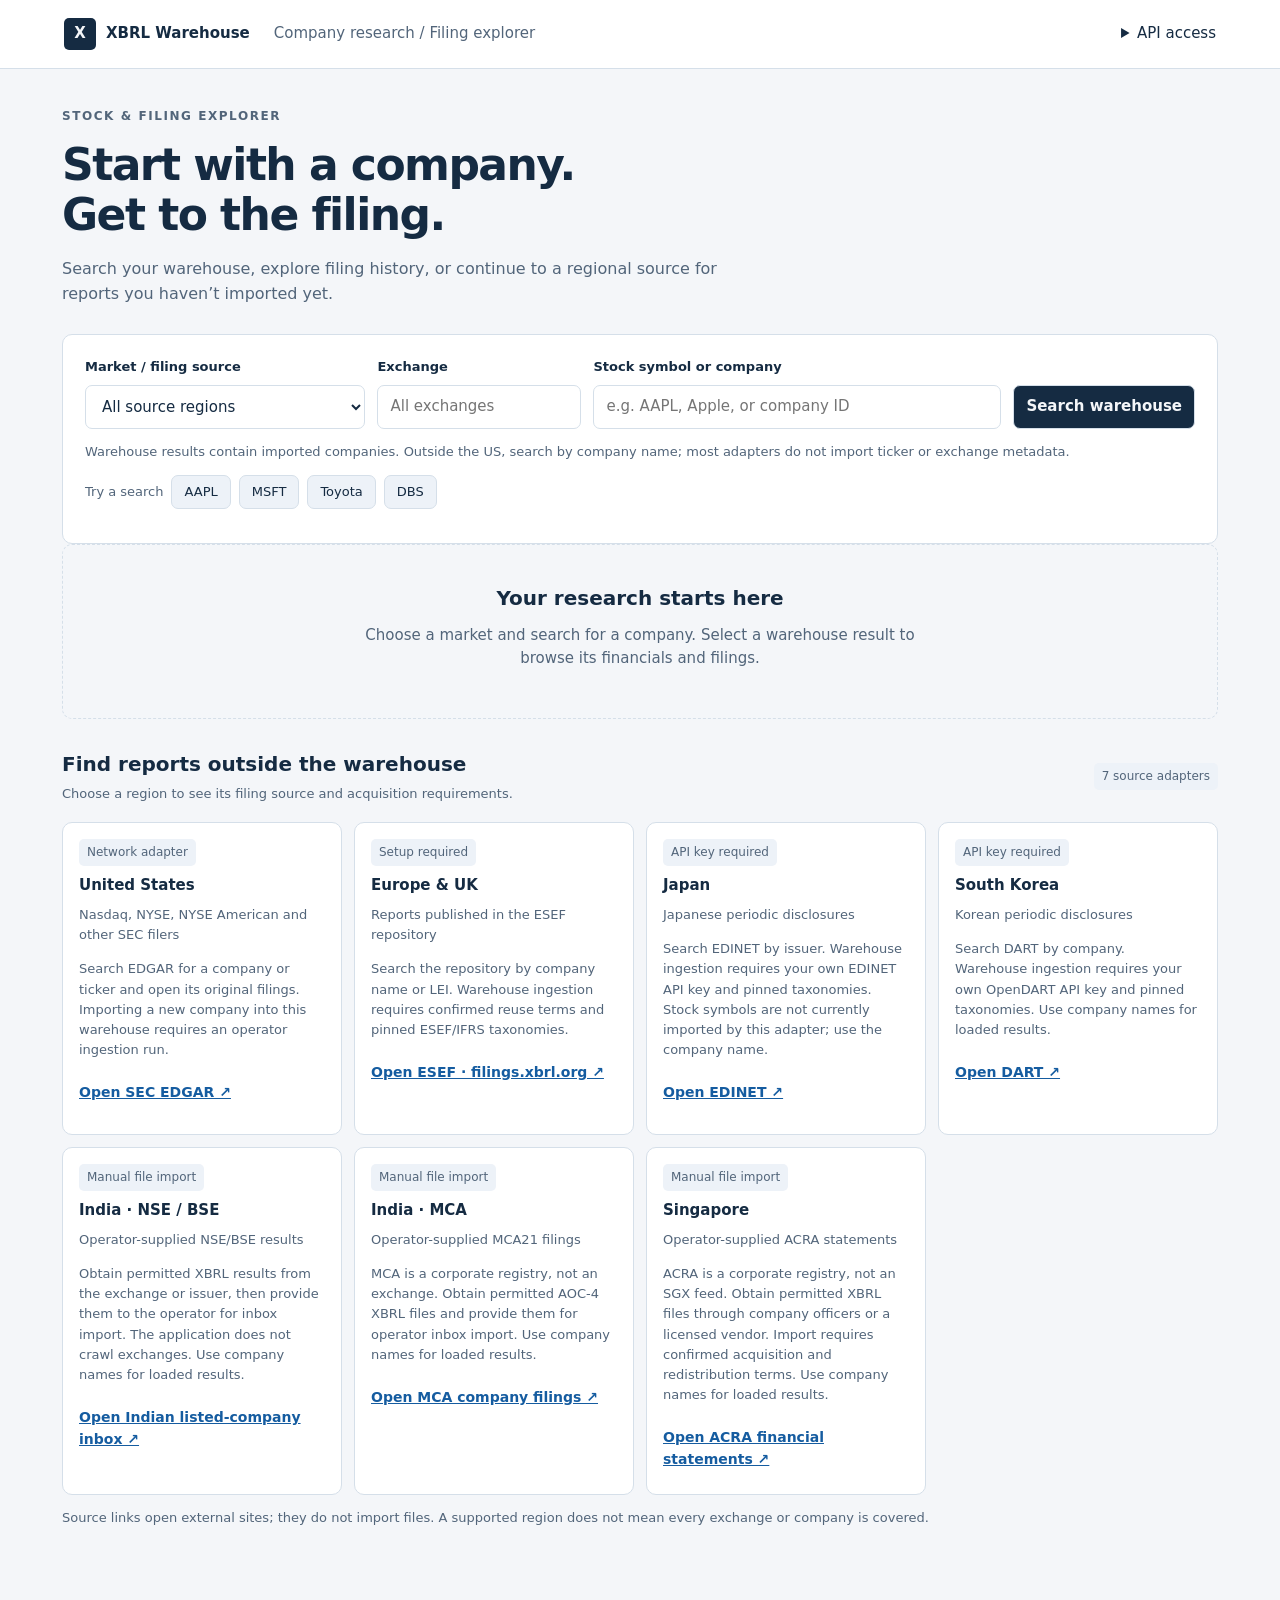
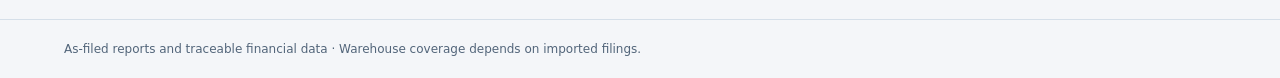
<file: sec-xbrl-warehouse/src/sec_xbrl_warehouse/api/static/index.html>
<!doctype html>
<html lang="en">
<head>
<meta charset="utf-8">
<meta name="viewport" content="width=device-width, initial-scale=1">
<title>XBRL Warehouse · Stock & filing explorer</title>
<link rel="stylesheet" href="./style.css">
<script type="module" src="./app.mjs"></script>
</head>
<body>
<header><a href="./" class="brand"><span class="mark" aria-hidden="true">X</span> XBRL Warehouse</a><span class="muted">Company research / Filing explorer</span><details class="access"><summary>API access</summary><label for="key">API key</label><input id="key" type="password" placeholder="Only if required" autocomplete="off"><p class="faint">Saved in this browser. Used only for warehouse requests.</p></details></header>
<main>
  <div class="intro"><div class="eyebrow">STOCK & FILING EXPLORER</div><h1>Start with a company.<br>Get to the filing.</h1><p class="muted">Search your warehouse, explore filing history, or continue to a regional source for reports you haven’t imported yet.</p></div>
  <section class="search-panel" aria-label="Find a company">
    <form id="search-form">
      <div class="search-grid">
        <div><label for="market">Market / filing source</label><select id="market"><option value="">All source regions</option></select></div>
        <div><label for="exchange">Exchange</label><input id="exchange" list="exchange-options" placeholder="All exchanges" maxlength="64"><datalist id="exchange-options"></datalist></div>
        <div class="search"><label for="q">Stock symbol or company</label><input id="q" placeholder="e.g. AAPL, Apple, or company ID" autocomplete="off" maxlength="64" aria-describedby="search-help"></div>
        <button type="submit" class="primary">Search warehouse</button>
      </div>
      <p id="search-help" class="faint">Warehouse results contain imported companies. Outside the US, search by company name; most adapters do not import ticker or exchange metadata.</p>
    </form>
    <div class="examples"><span class="faint">Try a search</span><button type="button" data-query="AAPL">AAPL</button><button type="button" data-query="MSFT">MSFT</button><button type="button" data-query="Toyota">Toyota</button><button type="button" data-query="DBS">DBS</button></div>
    <div id="status" role="alert"></div>
    <div id="search-status" role="status" aria-live="polite"></div>
    <div id="results" aria-label="Warehouse search results"></div>
  </section>
  <section class="coverage" aria-label="Find reports outside the warehouse">
    <div class="section-head"><div><h2>Find reports outside the warehouse</h2><p class="faint" id="coverage-help">Choose a region to see its filing source and acquisition requirements.</p></div><span class="badge">7 source adapters</span></div>
    <div id="source-cards" class="source-grid"></div>
    <p class="faint">Source links open external sites; they do not import files. A supported region does not mean every exchange or company is covered.</p>
  </section>
  <section id="empty" class="empty"><h2>Your research starts here</h2><p class="muted">Choose a market and search for a company. Select a warehouse result to browse its financials and filings.</p></section>
  <section id="company" hidden aria-label="Selected company">
    <div class="head"><div><div class="eyebrow">SELECTED COMPANY</div><h2 id="name"></h2><div id="ticker" class="muted"></div></div><span id="source" class="faint"></span></div>
    <div id="company-status" role="status"></div>
    <div class="cards" id="cards"></div>
    <div class="panel"><h3 id="chart-label">Revenue</h3><svg id="chart" role="img" aria-label="Revenue by fiscal year"></svg>
      <div class="tabs" role="tablist" aria-label="Financial statements"><button data-tab="income" class="on" role="tab" aria-selected="true">Income</button><button data-tab="cash" role="tab" aria-selected="false">Cash flow</button><button data-tab="balance" role="tab" aria-selected="false">Balance sheet</button><span id="unit" class="faint"></span></div>
      <div class="scroll"><table id="table" aria-label="Financial statement values"></table></div>
    </div>
    <div class="panel">
      <div class="section-head"><div><h2>Filing library</h2><p class="faint">Original source links and warehouse records, newest first.</p></div><span id="filing-count" class="badge"></span></div>
      <div class="filing-controls"><div><label for="filing-form">Filing type</label><select id="filing-form"><option value="">All types</option></select></div><div><label for="filing-year">Filed year</label><select id="filing-year"><option value="">All years</option></select></div><div><label for="filing-text">Find in loaded filings</label><input id="filing-text" placeholder="Accession, form, or period"></div></div>
      <p id="filing-status" class="faint" role="status"></p>
      <div class="scroll"><table id="filings"><thead><tr><th>Report</th><th>Period ended</th><th>Filed</th><th>Source / actions</th></tr></thead><tbody></tbody></table></div>
      <button id="more-filings" type="button" hidden>Load more filings</button>
    </div>
    <section class="panel" id="filing-detail" hidden aria-label="Filing details"><div class="section-head"><h2 id="detail-title"></h2><button id="close-detail" type="button">Close</button></div><p id="detail-status" role="status"></p><dl id="detail-content"></dl></section>
  </section>
</main>
<footer>As-filed reports and traceable financial data · Warehouse coverage depends on imported filings.</footer>
</body>
</html>
</file>
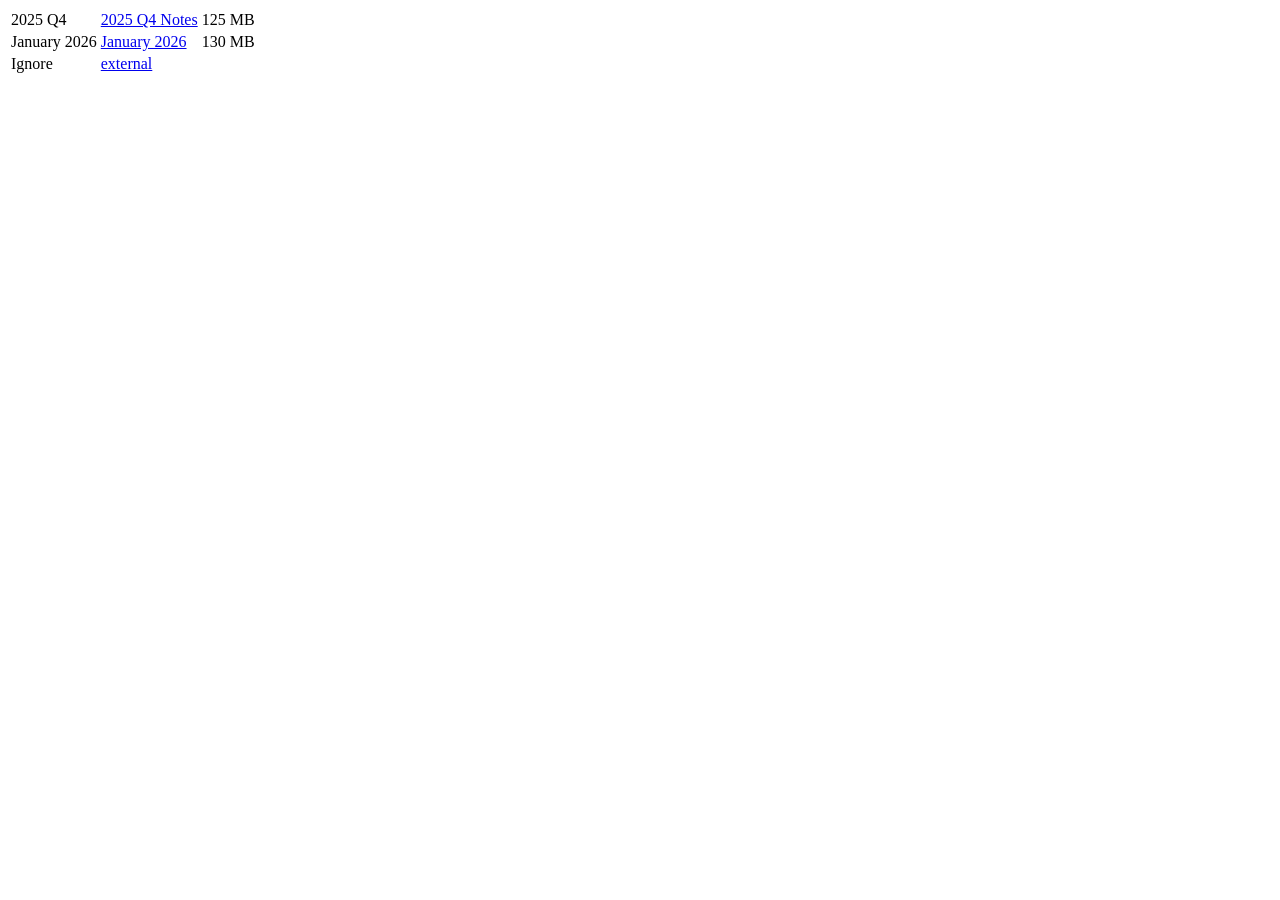
<file: sec-xbrl-warehouse/tests/fixtures/catalog_notes_sample.html>
<!doctype html>
<html><body>
<table>
  <tr><td>2025 Q4</td><td><a href="/files/dera/data/2025q4_notes.zip">2025 Q4 Notes</a></td><td>125 MB</td></tr>
  <tr><td>January 2026</td><td><a href="https://www.sec.gov/files/dera/data/2026_01_notes.zip">January 2026</a></td><td>130 MB</td></tr>
  <tr><td>Ignore</td><td><a href="https://example.com/not-sec.zip">external</a></td></tr>
</table>
</body></html>
</file>
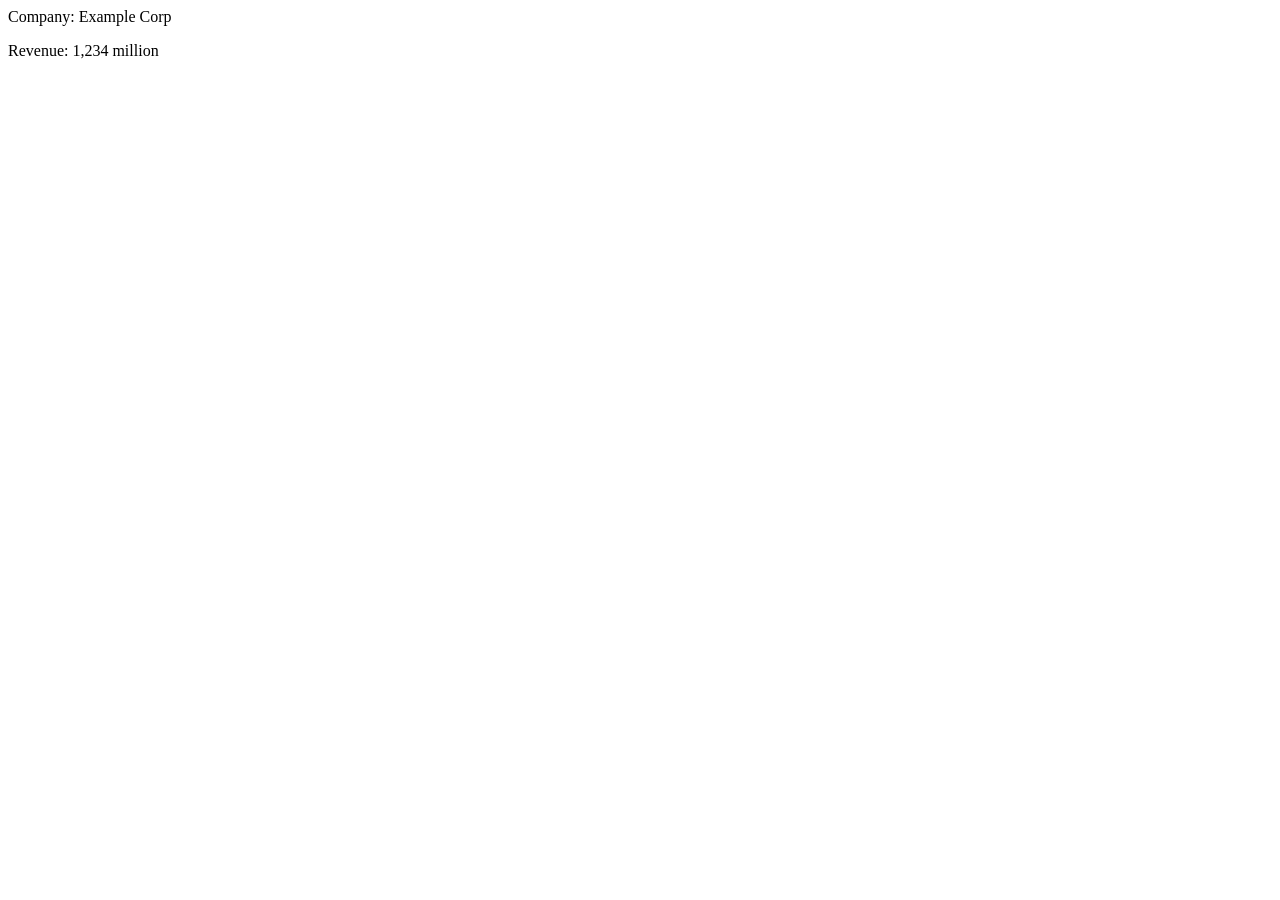
<file: Implementations/01-filing-package-selection/fixtures/inline-package/example-20251231.htm>
<?xml version="1.0" encoding="UTF-8"?>
<html xmlns="http://www.w3.org/1999/xhtml"
      xmlns:ix="http://www.xbrl.org/2013/inlineXBRL"
      xmlns:ixt="http://www.xbrl.org/inlineXBRL/transformation/2020-02-12"
      xmlns:xbrli="http://www.xbrl.org/2003/instance"
      xmlns:link="http://www.xbrl.org/2003/linkbase"
      xmlns:xlink="http://www.w3.org/1999/xlink"
      xmlns:iso4217="http://www.xbrl.org/2003/iso4217"
      xmlns:ex="http://example.com/2026">
<head><title>Example Corp 10-K</title></head>
<body>
<div style="display:none">
<ix:header>
  <ix:references><link:schemaRef xlink:type="simple" xlink:href="example-20251231.xsd"/></ix:references>
  <ix:resources>
    <xbrli:context id="FY2025">
      <xbrli:entity><xbrli:identifier scheme="http://www.sec.gov/CIK">0000000001</xbrli:identifier></xbrli:entity>
      <xbrli:period><xbrli:startDate>2025-01-01</xbrli:startDate><xbrli:endDate>2025-12-31</xbrli:endDate></xbrli:period>
    </xbrli:context>
    <xbrli:unit id="USD"><xbrli:measure>iso4217:USD</xbrli:measure></xbrli:unit>
  </ix:resources>
</ix:header>
</div>
<p>Company: <ix:nonNumeric name="ex:CompanyName" contextRef="FY2025">Example Corp</ix:nonNumeric></p>
<p>Revenue: <ix:nonFraction name="ex:Revenue" contextRef="FY2025" unitRef="USD" decimals="-6" scale="6" format="ixt:num-dot-decimal">1,234</ix:nonFraction> million</p>
</body>
</html>
</file>
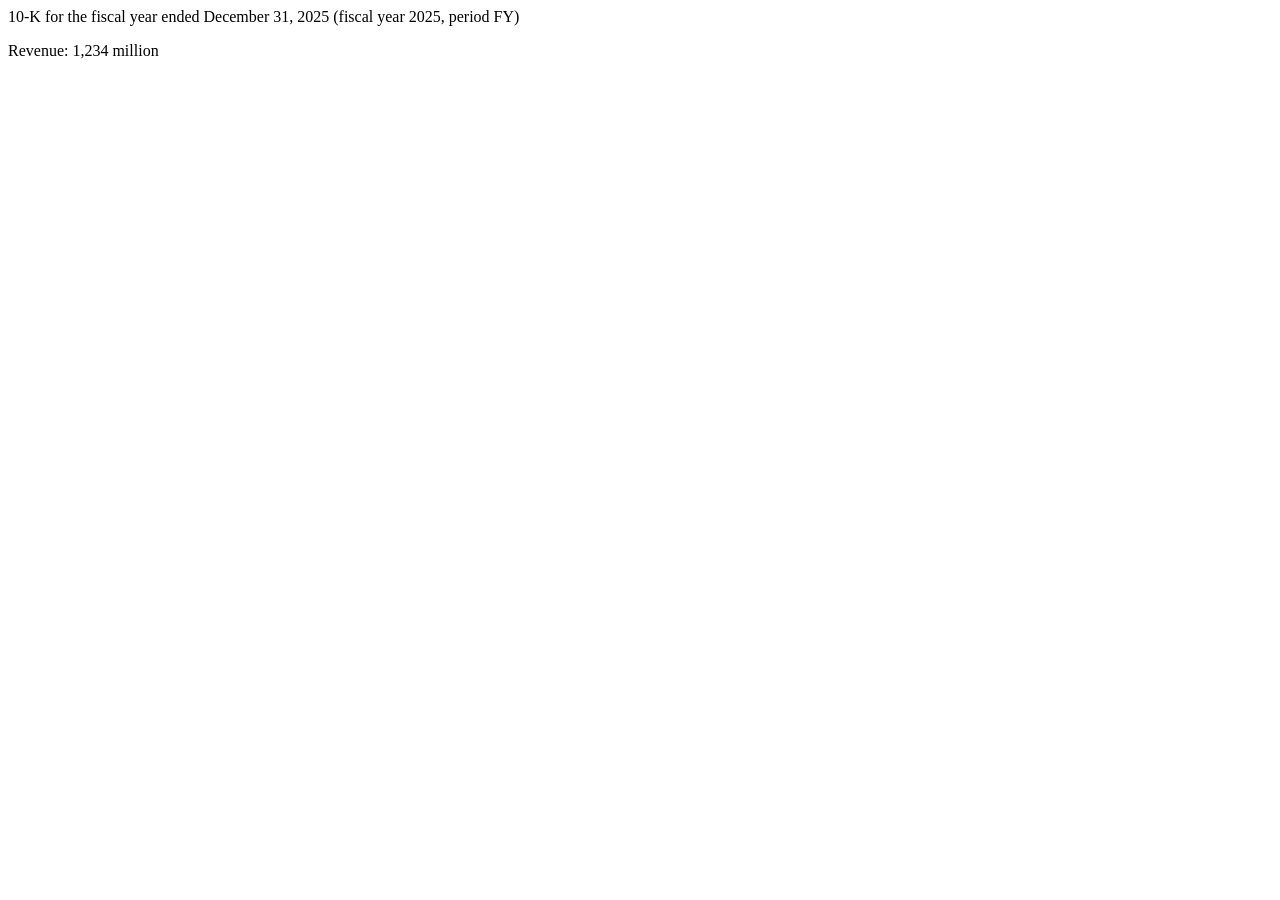
<file: Implementations/02-dei-fiscal-fields/fixtures/dei-inline/example-20251231.htm>
<?xml version="1.0" encoding="UTF-8"?>
<html xmlns="http://www.w3.org/1999/xhtml"
      xmlns:ix="http://www.xbrl.org/2013/inlineXBRL"
      xmlns:ixt="http://www.xbrl.org/inlineXBRL/transformation/2020-02-12"
      xmlns:xbrli="http://www.xbrl.org/2003/instance"
      xmlns:link="http://www.xbrl.org/2003/linkbase"
      xmlns:xlink="http://www.w3.org/1999/xlink"
      xmlns:iso4217="http://www.xbrl.org/2003/iso4217"
      xmlns:dei="http://xbrl.sec.gov/dei/2024"
      xmlns:ex="http://example.com/2026">
<head><title>Example Corp 10-K</title></head>
<body>
<div style="display:none">
<ix:header>
  <ix:references><link:schemaRef xlink:type="simple" xlink:href="example-20251231.xsd"/></ix:references>
  <ix:resources>
    <xbrli:context id="FY2025">
      <xbrli:entity><xbrli:identifier scheme="http://www.sec.gov/CIK">0000000001</xbrli:identifier></xbrli:entity>
      <xbrli:period><xbrli:startDate>2025-01-01</xbrli:startDate><xbrli:endDate>2025-12-31</xbrli:endDate></xbrli:period>
    </xbrli:context>
    <xbrli:unit id="USD"><xbrli:measure>iso4217:USD</xbrli:measure></xbrli:unit>
  </ix:resources>
</ix:header>
</div>
<p><ix:nonNumeric name="dei:DocumentType" contextRef="FY2025">10-K</ix:nonNumeric>
 for the fiscal year ended <ix:nonNumeric name="dei:DocumentPeriodEndDate" contextRef="FY2025" format="ixt:date-monthname-day-year-en">December 31, 2025</ix:nonNumeric>
 (fiscal year <ix:nonNumeric name="dei:DocumentFiscalYearFocus" contextRef="FY2025">2025</ix:nonNumeric>,
 period <ix:nonNumeric name="dei:DocumentFiscalPeriodFocus" contextRef="FY2025">FY</ix:nonNumeric>)</p>
<p>Revenue: <ix:nonFraction name="ex:Revenue" contextRef="FY2025" unitRef="USD" decimals="-6" scale="6" format="ixt:num-dot-decimal">1,234</ix:nonFraction> million</p>
</body>
</html>
</file>
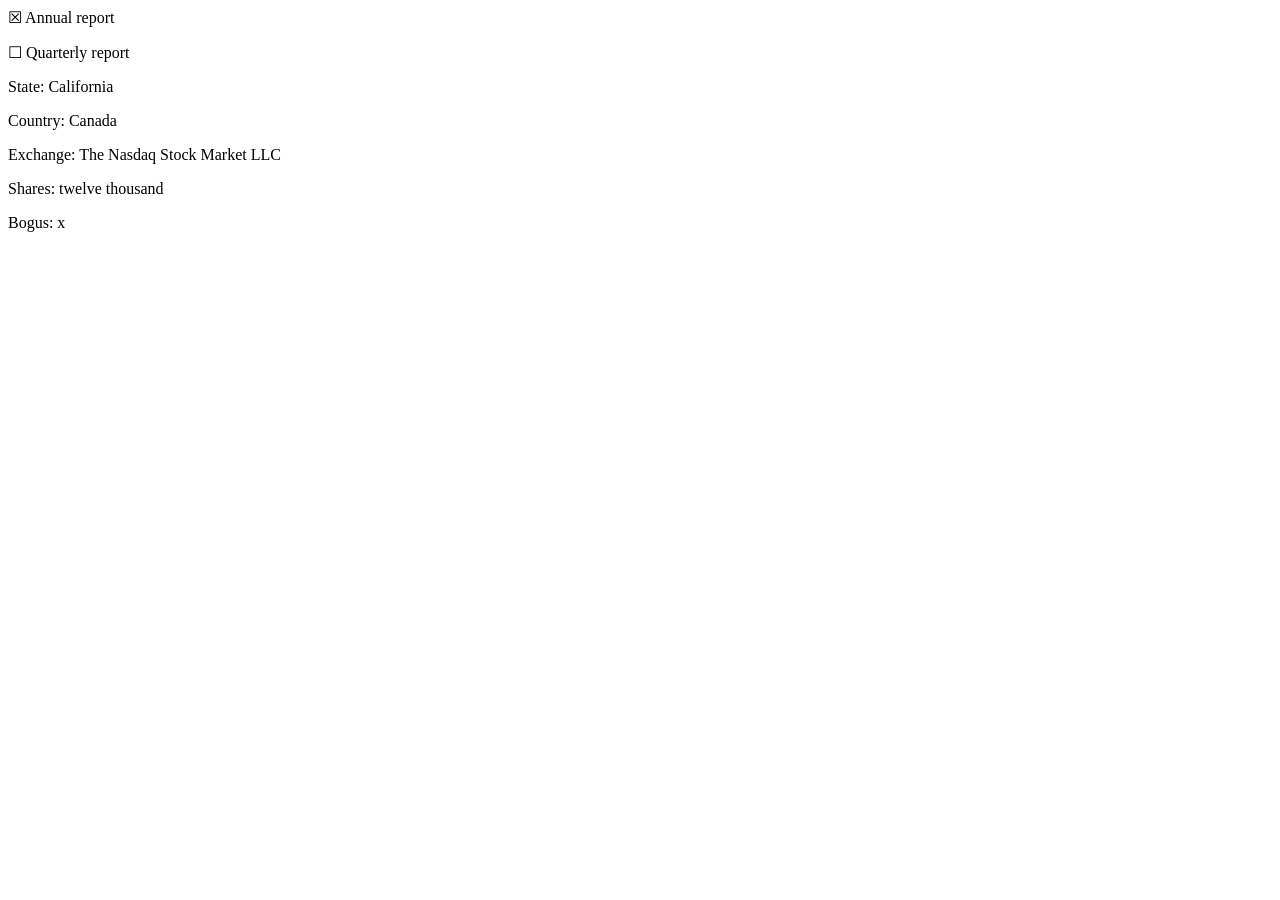
<file: Implementations/03-sec-inline-transforms/fixtures/sec-transforms/example-20251231.htm>
<?xml version="1.0" encoding="UTF-8"?>
<html xmlns="http://www.w3.org/1999/xhtml"
      xmlns:ix="http://www.xbrl.org/2013/inlineXBRL"
      xmlns:ixt="http://www.xbrl.org/inlineXBRL/transformation/2020-02-12"
      xmlns:ixt-sec="http://www.sec.gov/inlineXBRL/transformation/2015-08-31"
      xmlns:xbrli="http://www.xbrl.org/2003/instance"
      xmlns:link="http://www.xbrl.org/2003/linkbase"
      xmlns:xlink="http://www.w3.org/1999/xlink"
      xmlns:ex="http://example.com/2026">
<head><title>Example Corp 10-K cover page</title></head>
<body>
<div style="display:none">
<ix:header>
  <ix:references><link:schemaRef xlink:type="simple" xlink:href="example-20251231.xsd"/></ix:references>
  <ix:resources>
    <xbrli:context id="FY2025">
      <xbrli:entity><xbrli:identifier scheme="http://www.sec.gov/CIK">0000000001</xbrli:identifier></xbrli:entity>
      <xbrli:period><xbrli:startDate>2025-01-01</xbrli:startDate><xbrli:endDate>2025-12-31</xbrli:endDate></xbrli:period>
    </xbrli:context>
    <xbrli:context id="AsOf2026">
      <xbrli:entity><xbrli:identifier scheme="http://www.sec.gov/CIK">0000000001</xbrli:identifier></xbrli:entity>
      <xbrli:period><xbrli:instant>2026-01-31</xbrli:instant></xbrli:period>
    </xbrli:context>
    <xbrli:unit id="shares"><xbrli:measure>xbrli:shares</xbrli:measure></xbrli:unit>
  </ix:resources>
</ix:header>
</div>
<p><ix:nonNumeric name="ex:AnnualReport" contextRef="FY2025" format="ixt-sec:boolballotbox">&#9746;</ix:nonNumeric> Annual report</p>
<p><ix:nonNumeric name="ex:QuarterlyReport" contextRef="FY2025" format="ixt-sec:boolballotbox">&#9744;</ix:nonNumeric> Quarterly report</p>
<p>State: <ix:nonNumeric name="ex:StateOfIncorporation" contextRef="FY2025" format="ixt-sec:stateprovnameen">California</ix:nonNumeric></p>
<p>Country: <ix:nonNumeric name="ex:CountryOfIncorporation" contextRef="FY2025" format="ixt-sec:countrynameen">Canada</ix:nonNumeric></p>
<p>Exchange: <ix:nonNumeric name="ex:SecurityExchange" contextRef="FY2025" format="ixt-sec:exchnameen">The Nasdaq Stock Market LLC</ix:nonNumeric></p>
<p>Shares: <ix:nonFraction name="ex:Shares" contextRef="AsOf2026" unitRef="shares" decimals="INF" format="ixt-sec:numwordsen">twelve thousand</ix:nonFraction></p>
<p>Bogus: <ix:nonNumeric name="ex:Bogus" contextRef="FY2025" format="ixt-sec:notarealtransform">x</ix:nonNumeric></p>
</body>
</html>
</file>
<file: sec-xbrl-warehouse/src/sec_xbrl_warehouse/api/static/style.css>
:root { color-scheme: light dark; --bg:#f4f6f9; --panel:#fff; --card:#edf2f8; --text:#152b42; --muted:#52657a; --line:#d5dfe9; --accent:#155ca0; --bar:#357cb7; --up:#286333; --down:#a12c32; --radius:10px; font:15px/1.55 system-ui,-apple-system,'Segoe UI',sans-serif; }
@media(prefers-color-scheme:dark) { :root { --bg:#101820; --panel:#18232f; --card:#223242; --text:#edf3f8; --muted:#acbdce; --line:#344658; --accent:#9ac9fa; --up:#a0dca9; --down:#ffb0b6; } }
*{box-sizing:border-box} [hidden]{display:none!important} body{margin:0;background:var(--bg);color:var(--text)} a{color:var(--accent)} button,input,select{font:inherit;color:inherit} button,a,summary,select{cursor:pointer} button,input,select{min-height:44px;border:1px solid var(--line);border-radius:7px;padding:9px 12px;background:var(--panel)} button:hover,a.result:hover{background:var(--card)} :focus-visible{outline:3px solid var(--accent);outline-offset:3px} label{display:block;font-size:13px;font-weight:600;margin-bottom:7px} input,select{width:100%} header{display:flex;align-items:center;gap:24px;padding:18px 5%;border-bottom:1px solid var(--line);background:var(--panel)} .brand{display:flex;align-items:center;gap:10px;font-weight:650;text-decoration:none;color:var(--text);white-space:nowrap}.mark{display:grid;place-items:center;width:32px;height:32px;background:var(--text);color:var(--bg);border-radius:5px}.access{margin-left:auto;position:relative}.access[open]{z-index:10}.access input{min-width:200px}.access summary{white-space:nowrap}.access p{max-width:230px}main{max-width:1220px;margin:auto;padding:38px 32px 60px}.intro{max-width:680px;margin-bottom:28px}.eyebrow{font-size:12px;letter-spacing:.13em;font-weight:650;color:var(--muted)}h1{font-size:clamp(28px,4vw,44px);line-height:1.15;letter-spacing:-.035em;font-weight:600;margin:14px 0}h2{font-size:20px;font-weight:600;margin:0}h3{font-size:15px;font-weight:600;margin:0 0 14px}.muted,.faint{color:var(--muted)}.faint{font-size:13px}.intro p{font-size:16px}.search-panel,.panel{background:var(--panel);border:1px solid var(--line);border-radius:var(--radius);padding:22px}.search-grid{display:grid;grid-template-columns:1.1fr .8fr 1.6fr auto;gap:12px;align-items:end}.primary{background:var(--text);color:var(--bg);font-weight:600}.primary:hover{background:var(--accent);color:var(--bg)}.examples{display:flex;align-items:center;flex-wrap:wrap;gap:8px}.examples button{font-size:13px;min-height:34px;padding:4px 12px;background:var(--card)}#status{color:var(--down)}#status:not(:empty),#search-status:not(:empty){margin-top:16px}#results{display:grid;gap:9px;margin-top:12px}.result{display:flex;justify-content:space-between;align-items:center;gap:12px;text-align:left;width:100%;padding:12px 16px}.result .symbol{font-size:16px;font-weight:650}.result .company-name{margin-left:12px}.badge{display:inline-block;background:var(--card);border-radius:5px;padding:4px 8px;font-size:12px;color:var(--muted);white-space:nowrap}.coverage{margin:30px 0}.section-head,.head{display:flex;align-items:center;justify-content:space-between;gap:16px;margin-bottom:18px}.section-head p{margin:4px 0 0}.source-grid{display:grid;grid-template-columns:repeat(auto-fit,minmax(240px,1fr));gap:12px}.source-card{padding:16px;border:1px solid var(--line);border-radius:var(--radius);background:var(--panel)}.source-card h3{margin:8px 0 0}.source-card p{margin:8px 0 14px}.source-card a{font-weight:600;font-size:14px;display:inline-block;padding:8px 0;min-height:44px}.source-card .badge{white-space:normal}.empty{border:1px dashed var(--line);border-radius:var(--radius);text-align:center;padding:38px 18px}.empty p{max-width:560px;margin:10px auto}#company{margin-top:40px}.head h2{font-size:28px;margin:5px 0}.head{align-items:end}.cards{display:grid;grid-template-columns:repeat(4,1fr);gap:12px;margin:24px 0}.card{background:var(--panel);border:1px solid var(--line);border-radius:var(--radius);padding:18px}.card .label{font-size:13px;color:var(--muted)}.card .value{font-size:26px;font-variant-numeric:tabular-nums;margin:6px 0}.up{color:var(--up)}.down,.neg{color:var(--down)}.panel{margin:20px 0}#chart{display:block;width:100%;height:180px;margin-bottom:20px}#chart text{fill:var(--muted);font-size:12px}.tabs{display:flex;gap:16px;border-bottom:1px solid var(--line);align-items:center;overflow-x:auto}.tabs button{border:0;border-radius:0;background:none;color:var(--muted);white-space:nowrap}.tabs button.on{border-bottom:2px solid var(--accent);color:var(--text)}#unit{margin-left:auto;white-space:nowrap}.scroll{overflow-x:auto}table{width:100%;border-collapse:collapse;font-size:14px}th,td{text-align:right;padding:12px 10px;border-bottom:1px solid var(--line);white-space:nowrap;font-variant-numeric:tabular-nums}th{color:var(--muted);font-size:12px;font-weight:500}th:first-child,td:first-child{text-align:left}#filings th,#filings td{text-align:left}#filings td small{display:block;color:var(--muted)}#filings td a{margin-right:14px}#filings button{font-size:13px;min-height:36px;padding:6px 10px}.filing-controls{display:grid;grid-template-columns:1fr 1fr 2fr;gap:12px}#more-filings{margin-top:16px}dl{display:grid;grid-template-columns:minmax(100px,1fr) 3fr;gap:10px}dt{color:var(--muted)}dd{margin:0;overflow-wrap:anywhere}footer{border-top:1px solid var(--line);padding:20px 5%;color:var(--muted);font-size:12px}
@media(max-width:800px){main{padding:24px 18px 40px}.search-grid{grid-template-columns:1fr 1fr}.search-grid .search{grid-column:1/-1}.cards{grid-template-columns:repeat(2,1fr)}header>.muted{display:none}.source-grid{grid-template-columns:1fr 1fr}}
@media(max-width:500px){header{gap:12px;padding:14px 18px;font-size:13px}.search-panel,.panel{padding:16px}.search-grid,.filing-controls{grid-template-columns:1fr}.source-grid{grid-template-columns:1fr}.section-head,.head{align-items:start;flex-direction:column}.result{align-items:start}.result .company-name{display:block;margin:3px 0}.tabs{gap:5px}#unit{font-size:11px}.card{padding:12px}.card .value{font-size:22px}dl{grid-template-columns:1fr}dd{margin-bottom:8px}}
</file>
